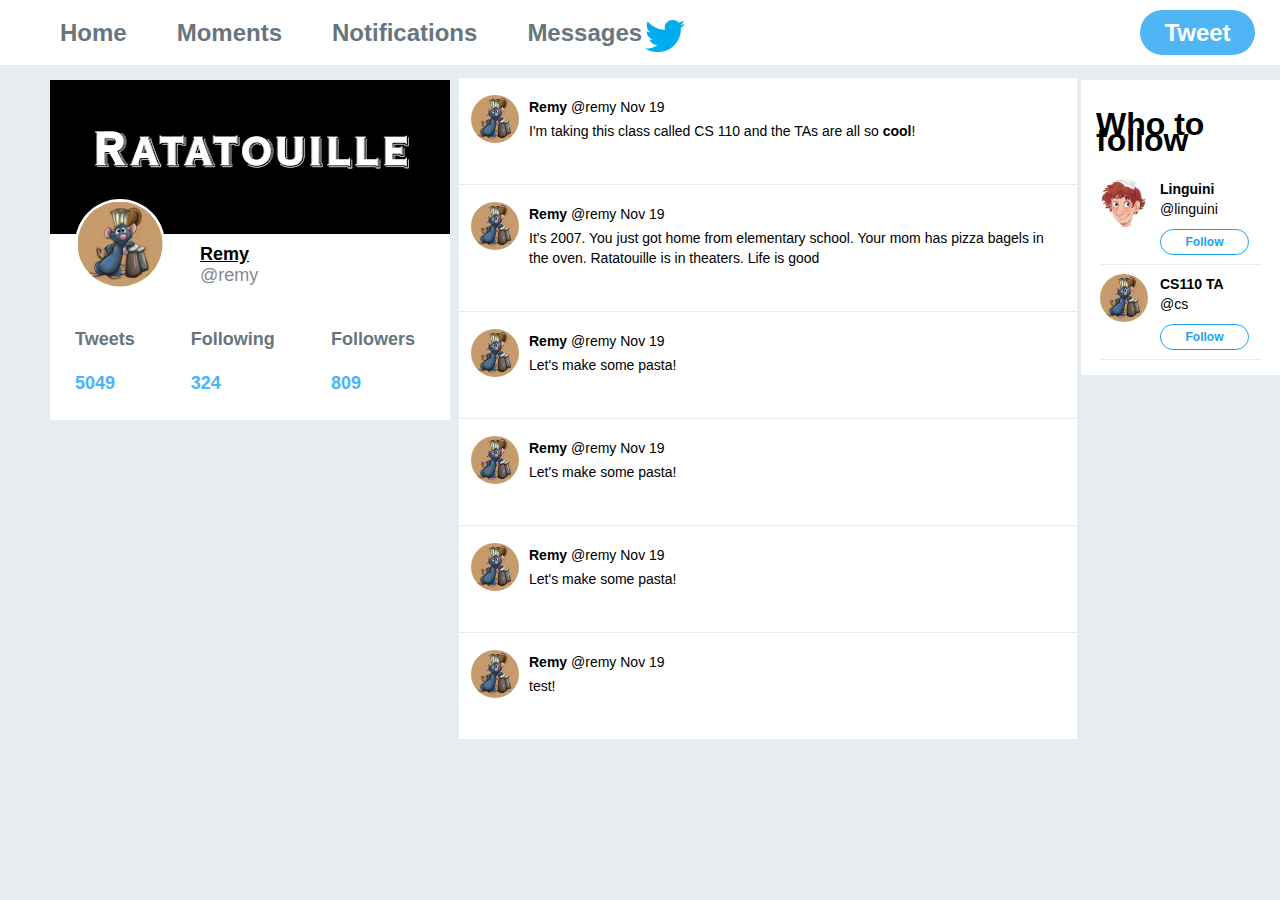
<file: lab1-files/index.html>
<!--
    Name: Brandon Tran
    Partner: Saad Umar
  -->

<!DOCTYPE html>
<html lang="en">
  <head>
    <link rel="stylesheet" type="text/css" href="index.css">
    <title>Lab#1: Twitter mockup</title>
  </head>
  <body>
    <!-- TODO: Create HTML elements for Twitter mockup inside body -->
    <a id="skip-nav" class="screenreader-text" href="#main-content">Skip to main content</a>
    <div class="nav-bar">
      <div role="navigation">
        <div class="nav-bar-buttons">
          <button class="flex-item">Home</button>
          <button class="flex-item">Moments</button> 
          <button class="flex-item">Notifications</button>
          <button class="flex-item">Messages</button>
        </div>
      </div>
      <button class="logo"><img src="images/twitter-logo.png" alt="Twitter Logo" width="40" height="32.48"></button>
      <button class="tweet-btn">Tweet</button>
    </div> 

    <div class="body">
      <div class="profile">
        <div class="banner">
          <img style="margin: 50px 100px 50px 100px; margin-left: 45px;" src="images/ratatouille-banner.png" alt="Profile Banner Picture" width="315" height="50px">
        </div>

        <div>
          <img class="pfp" src="images/ratatouille.jpg" alt="Profile Picture (its a ratatouille)" width="85" height="85">
          <div class="user-info">
            <b><u>Remy</u></b>
            <p style="margin-top: 0px; margin-bottom: 0px; color: #888888;">@remy</p>
          </div>
        </div>

        <div class="profile-categories">
          <div class="profile-section">
            <p class="profile-header"> Tweets </p>
            <p class="profile-data">5049</p>
          </div>

          <div class="profile-section">
            <p class="profile-header"> Following </p>
            <p class="profile-data">324</p>
          </div>

          <div class="profile-section">
            <p class="profile-header"> Followers </p>
            <p class="profile-data">809</p>
          </div>
        </div>
      </div>

      <!---------------------------------------------------------------------------------------------------->
      <!-- Center content column -->
      <main id="#main-content">
        <div role="main">
          <ol class="tweet-list">
            <li class="tweet-card">
              <div class="tweet-content">
                <div class="tweet-header">
                  <span class="fullname">
                    <strong>Remy</strong>
                  </span>
                  <span class="username">@remy</span>
                  <span class="tweet-time"> Nov 19</span>
                </div>
                <a><img class="tweet-card-avatar" src="images/ratatouille.jpg" alt="Remy Profile Picture" width="48" height="48"></a>
                <div class="tweet-text">
                  <p class="" data-aria-label-part="0">I'm taking this class called CS 110 and the TAs are all so <b>cool</b>!</p>
                </div>
                <div class="tweet-footer">
                  <a class="tweet-footer-btn">
                    <i class="octicon octicon-comment" aria-hidden="true"></i><span></span>
                  </a>
                  <a class="tweet-footer-btn">
                    <i class="octicon octicon-sync" aria-hidden="true"></i><span></span>
                  </a>
                  <a class="tweet-footer-btn">
                    <i class="octicon octicon-heart" aria-hidden="true"></i><span></span>
                  </a>
                  <a class="tweet-footer-btn">
                    <i class="octicon octicon-mail" aria-hidden="true"></i><span></span>
                  </a>
                </div>
              </div>
            </li>
            
            <li class="tweet-card">
              <div class="tweet-content">
                <div class="tweet-header">
                  <span class="fullname">
                    <strong>Remy</strong>
                  </span>
                  <span class="username">@remy</span>
                  <span class="tweet-time"> Nov 19</span>
                </div>
                <a>
                  <img class="tweet-card-avatar" src="images/ratatouille.jpg" alt="Remy Profile Picture">
                </a>
                <div class="tweet-text">
                  <p class="" data-aria-label-part="0">It's 2007. You just got home from elementary school. Your mom has pizza bagels in the oven. Ratatouille is in theaters. Life is good
                  </p>
                </div>
                <div class="tweet-footer">
                  <a class="tweet-footer-btn">
                    <i class="octicon octicon-comment" aria-hidden="true"></i>
                  </a>
                  <a class="tweet-footer-btn">
                    <i class="octicon octicon-sync" aria-hidden="true"></i>
                  </a>
                  <a class="tweet-footer-btn">
                    <i class="octicon octicon-heart" aria-hidden="true"></i>
                  </a>
                  <a class="tweet-footer-btn">
                    <i class="octicon octicon-mail" aria-hidden="true"></i>
                  </a>
                </div>
              </div>
            </li>
  
            <li class="tweet-card">
              <div class="tweet-content">
                <div class="tweet-header">
                  <span class="fullname">
                    <strong>Remy</strong>
                  </span>
                  <span class="username">@remy</span>
                  <span class="tweet-time"> Nov 19</span>
                </div>
                <a>
                  <img class="tweet-card-avatar" src="images/ratatouille.jpg" alt="Remy Profile Picture">
                </a>
                <div class="tweet-text">
                  <p class="" data-aria-label-part="0">Let's make some pasta!
                  </p>
                </div>
                <div class="tweet-footer">
                  <a class="tweet-footer-btn">
                    <i class="octicon octicon-comment" aria-hidden="true"></i>
                  </a>
                  <a class="tweet-footer-btn">
                    <i class="octicon octicon-sync" aria-hidden="true"></i>
                  </a>
                  <a class="tweet-footer-btn">
                    <i class="octicon octicon-heart" aria-hidden="true"></i>
                  </a>
                  <a class="tweet-footer-btn">
                    <i class="octicon octicon-mail" aria-hidden="true"></i>
                  </a>
                </div>
              </div>
            </li>
  
            <li class="tweet-card">
              <div class="tweet-content">
                <div class="tweet-header">
                  <span class="fullname">
                    <strong>Remy</strong>
                  </span>
                  <span class="username">@remy</span>
                  <span class="tweet-time"> Nov 19</span>
                </div>
                <a>
                  <img class="tweet-card-avatar" src="images/ratatouille.jpg" alt="Remy Profile Picture">
                </a>
                <div class="tweet-text">
                  <p class="" data-aria-label-part="0">Let's make some pasta!
                  </p>
                </div>
                <div class="tweet-footer">
                  <a class="tweet-footer-btn">
                    <i class="octicon octicon-comment" aria-hidden="true"></i>
                  </a>
                  <a class="tweet-footer-btn">
                    <i class="octicon octicon-sync" aria-hidden="true"></i>
                  </a>
                  <a class="tweet-footer-btn">
                    <i class="octicon octicon-heart" aria-hidden="true"></i>
                  </a>
                  <a class="tweet-footer-btn">
                    <i class="octicon octicon-mail" aria-hidden="true"></i>
                  </a>
                </div>
              </div>
            </li>
  
            <li class="tweet-card">
              <div class="tweet-content">
                <div class="tweet-header">
                  <span class="fullname">
                    <strong>Remy</strong>
                  </span>
                  <span class="username">@remy</span>
                  <span class="tweet-time"> Nov 19</span>
                </div>
                <a>
                  <img class="tweet-card-avatar" src="images/ratatouille.jpg" alt="Remy Profile Picture">
                </a>
                <div class="tweet-text">
                  <p class="" data-aria-label-part="0">Let's make some pasta!
                  </p>
                </div>
                <div class="tweet-footer">
                  <a class="tweet-footer-btn">
                    <i class="octicon octicon-comment" aria-hidden="true"></i>
                  </a>
                  <a class="tweet-footer-btn">
                    <i class="octicon octicon-sync" aria-hidden="true"></i>
                  </a>
                  <a class="tweet-footer-btn">
                    <i class="octicon octicon-heart" aria-hidden="true"></i>
                  </a>
                  <a class="tweet-footer-btn">
                    <i class="octicon octicon-mail" aria-hidden="true"></i>
                  </a>
                </div>
              </div>
            </li>
  
            <li class="tweet-card">
              <div class="tweet-content">
                <div class="tweet-header">
                  <span class="fullname">
                    <strong>Remy</strong>
                  </span>
                  <span class="username">@remy</span>
                  <span class="tweet-time"> Nov 19</span>
                </div>
                <a>
                  <img class="tweet-card-avatar" src="images/ratatouille.jpg" alt="Remy Profile Picture">
                </a>
                <div class="tweet-text">
                  <p class="" data-aria-label-part="0">test!
                  </p>
                </div>
                <div class="tweet-footer">
                  <a class="tweet-footer-btn">
                    <i class="octicon octicon-comment" aria-hidden="true"></i>
                  </a>
                  <a class="tweet-footer-btn">
                    <i class="octicon octicon-sync" aria-hidden="true"></i>
                  </a>
                  <a class="tweet-footer-btn">
                    <i class="octicon octicon-heart" aria-hidden="true"></i>
                  </a>
                  <a class="tweet-footer-btn">
                    <i class="octicon octicon-mail" aria-hidden="true"></i>
                  </a>
                </div>
              </div>
            </li>
            
          </ol>
        </div>
      </main>
      <!--role main-->
      <!-- End: Center content column -->

      <div class="col right-col">
        <div class="content-panel">
          <div class="panel-header">
            <h1>Who to follow</h1>
          </div>
          <!-- Who to Follow panel -->
          <div class="panel-content">
            <!--Follow list -->
            <ol class="tweet-list">
              <li class="tweet-card">
                <div class="tweet-content">
                  <img class="WTF-tweet-card-avatar" src="images/linguini.png" alt="Linguini">
                  <div class="WTF-tweet-header">
                    <span class="fullname">
                      <strong>Linguini</strong>
                    </span>
                    <span class="username">@linguini</span>
                  </div>

                  <button class="btn btn-follow">Follow</button>
                </div>
              </li>

              <li class="tweet-card">
                <div class="tweet-content">
                  <img class="WTF-tweet-card-avatar" src="images/ratatouille.jpg" alt="Ratatouille">
                  <div class="WTF-tweet-header">
                    <span class="fullname">
                      <strong>CS110  TA</strong>
                    </span>
                    <span class="username">@cs</span>
                  </div>

                  <button class="btn btn-follow">Follow</button>
                </div>
              </li>

            </ol>
            <!--END: Follow list -->

          </div>
        </div>
      </div>
    </div>
  </body>
</html>
</file>
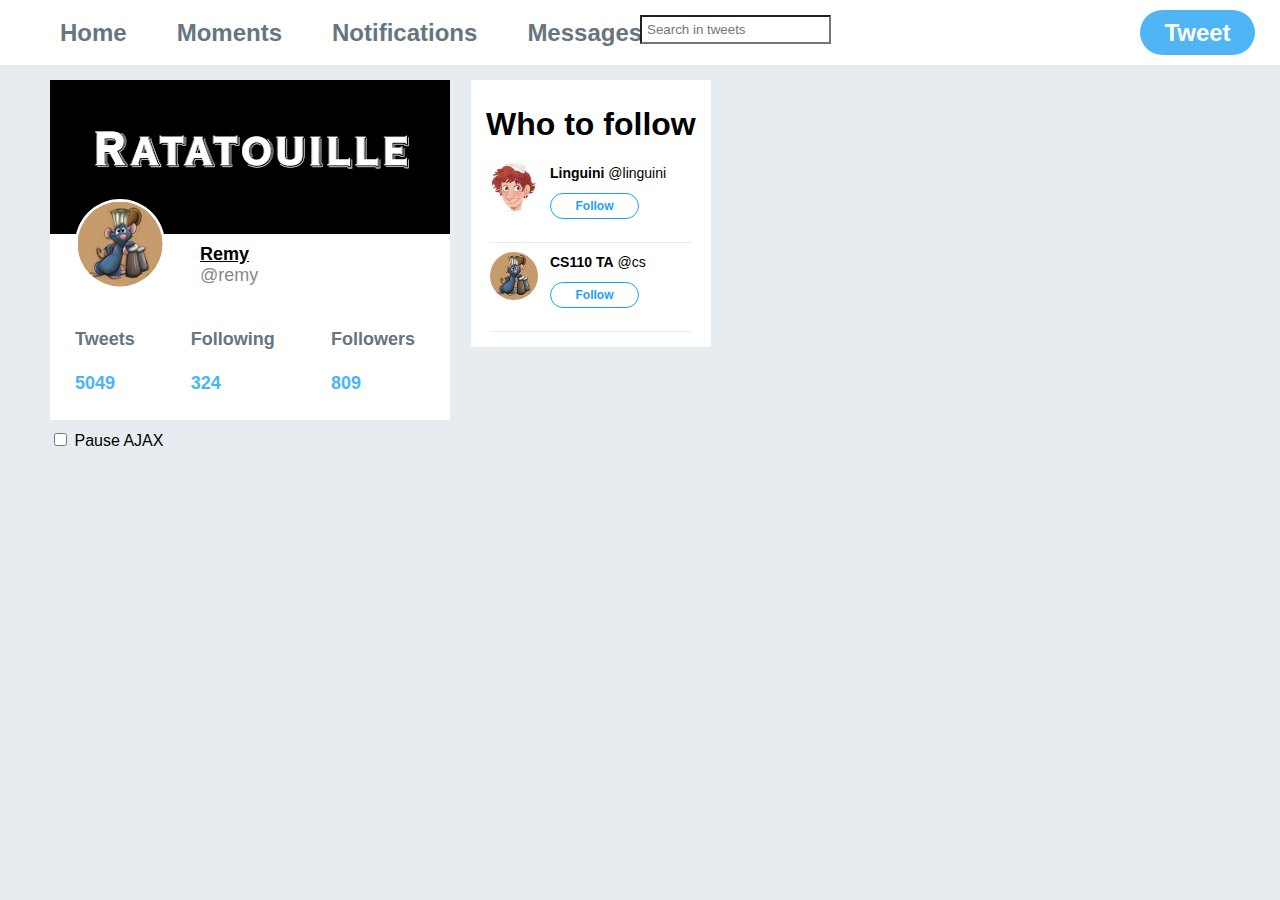
<file: lab3-files/index.html>
<!DOCTYPE html>
<!--
    Name: Brandon Tran and Jai Radhakrishnan
  -->


<html lang="en">
  <head>
    <link rel="stylesheet" type="text/css" href="style.css">
    <script src= "https://ajax.googleapis.com/ajax/libs/jquery/3.1.1/jquery.min.js" > </script>
    <script src="main.js"></script>
    <title>Lab #3: Twitter mockup</title>
  </head>
  <body>
    <!-- TODO: Create HTML elements for Twitter mockup inside body -->
    <a id="skip-nav" class="screenreader-text" href="#main-content">Skip to main content</a>
    <div class="nav-bar">
      <div role="navigation">
        <div class="nav-bar-buttons">
          <button class="flex-item">Home</button>
          <button class="flex-item">Moments</button> 
          <button class="flex-item">Notifications</button>
          <button class="flex-item">Messages</button>
        </div>
      </div>
      <input id="searchBar" type="search" placeholder="Search in tweets">
      <button class="tweet-btn">Tweet</button>
    </div> 

    <div class="body">
      <div class="profile">
        <div class="banner">
          <img style="margin: 50px 100px 50px 100px; margin-left: 45px;" src="images/ratatouille-banner.png" alt="Profile Banner Picture" width="315" height="50px">
        </div>

        <div>
          <img class="pfp" src="images/ratatouille.jpg" alt="Profile Picture (its a ratatouille)" width="85" height="85">
          <div class="user-info">
            <b><u>Remy</u></b>
            <p style="margin-top: 0px; margin-bottom: 0px; color: #888888;">@remy</p>
          </div>
        </div>

        <div class="profile-categories">
          <div class="profile-section">
            <p class="profile-header"> Tweets </p>
            <p class="profile-data">5049</p>
          </div>

          <div class="profile-section">
            <p class="profile-header"> Following </p>
            <p class="profile-data">324</p>
          </div>

          <div class="profile-section">
            <p class="profile-header"> Followers </p>
            <p class="profile-data">809</p>
          </div>
        </div>
        <br>
        <input type="checkbox" id="myCheck" name="pause" value="Pause" onchange="pauseAJAX(this);">
        <label for="myCheck"> Pause AJAX</label><br>
      </div>

      <!---------------------------------------------------------------------------------------------------->
      <!-- Center content column -->
      <main id="#main-content">
        <div role="main">
          <ol class="tweet-list" id="tweet-container">
            <li class="tweet-card">
              <div class="tweet-content">
                <div class="tweet-header">
                  <span class="fullname">
                    <strong>Remy</strong>
                  </span>
                  <span class="username">@remy</span>
                  <span class="tweet-time"> Nov 19</span>
                </div>
                <a><img class="tweet-card-avatar" src="images/ratatouille.jpg" alt="Remy Profile Picture" width="48" height="48"></a>
                <div class="tweet-text">
                  <p class="" data-aria-label-part="0">I'm taking this class called CS 110 and the TAs are all so <b>cool</b>!</p>
                </div>
                <div class="tweet-footer">
                  <a class="tweet-footer-btn">
                    <i class="octicon octicon-comment" aria-hidden="true"></i><span></span>
                  </a>
                  <a class="tweet-footer-btn">
                    <i class="octicon octicon-sync" aria-hidden="true"></i><span></span>
                  </a>
                  <a class="tweet-footer-btn">
                    <i class="octicon octicon-heart" aria-hidden="true"></i><span></span>
                  </a>
                  <a class="tweet-footer-btn">
                    <i class="octicon octicon-mail" aria-hidden="true"></i><span></span>
                  </a>
                </div>
              </div>
            </li>
            
            <li class="tweet-card">
              <div class="tweet-content">
                <div class="tweet-header">
                  <span class="fullname">
                    <strong>Remy</strong>
                  </span>
                  <span class="username">@remy</span>
                  <span class="tweet-time"> Nov 19</span>
                </div>
                <a>
                  <img class="tweet-card-avatar" src="images/ratatouille.jpg" alt="Remy Profile Picture">
                </a>
                <div class="tweet-text">
                  <p class="" data-aria-label-part="0">It's 2007. You just got home from elementary school. Your mom has pizza bagels in the oven. Ratatouille is in theaters. Life is good
                  </p>
                </div>
                <div class="tweet-footer">
                  <a class="tweet-footer-btn">
                    <i class="octicon octicon-comment" aria-hidden="true"></i>
                  </a>
                  <a class="tweet-footer-btn">
                    <i class="octicon octicon-sync" aria-hidden="true"></i>
                  </a>
                  <a class="tweet-footer-btn">
                    <i class="octicon octicon-heart" aria-hidden="true"></i>
                  </a>
                  <a class="tweet-footer-btn">
                    <i class="octicon octicon-mail" aria-hidden="true"></i>
                  </a>
                </div>
              </div>
            </li>
  
            <li class="tweet-card">
              <div class="tweet-content">
                <div class="tweet-header">
                  <span class="fullname">
                    <strong>Remy</strong>
                  </span>
                  <span class="username">@remy</span>
                  <span class="tweet-time"> Nov 19</span>
                </div>
                <a>
                  <img class="tweet-card-avatar" src="images/ratatouille.jpg" alt="Remy Profile Picture">
                </a>
                <div class="tweet-text">
                  <p class="" data-aria-label-part="0">Let's make some pasta!
                  </p>
                </div>
                <div class="tweet-footer">
                  <a class="tweet-footer-btn">
                    <i class="octicon octicon-comment" aria-hidden="true"></i>
                  </a>
                  <a class="tweet-footer-btn">
                    <i class="octicon octicon-sync" aria-hidden="true"></i>
                  </a>
                  <a class="tweet-footer-btn">
                    <i class="octicon octicon-heart" aria-hidden="true"></i>
                  </a>
                  <a class="tweet-footer-btn">
                    <i class="octicon octicon-mail" aria-hidden="true"></i>
                  </a>
                </div>
              </div>
            </li>
  
            <li class="tweet-card">
              <div class="tweet-content">
                <div class="tweet-header">
                  <span class="fullname">
                    <strong>Remy</strong>
                  </span>
                  <span class="username">@remy</span>
                  <span class="tweet-time"> Nov 19</span>
                </div>
                <a>
                  <img class="tweet-card-avatar" src="images/ratatouille.jpg" alt="Remy Profile Picture">
                </a>
                <div class="tweet-text">
                  <p class="" data-aria-label-part="0">Let's make some pasta!
                  </p>
                </div>
                <div class="tweet-footer">
                  <a class="tweet-footer-btn">
                    <i class="octicon octicon-comment" aria-hidden="true"></i>
                  </a>
                  <a class="tweet-footer-btn">
                    <i class="octicon octicon-sync" aria-hidden="true"></i>
                  </a>
                  <a class="tweet-footer-btn">
                    <i class="octicon octicon-heart" aria-hidden="true"></i>
                  </a>
                  <a class="tweet-footer-btn">
                    <i class="octicon octicon-mail" aria-hidden="true"></i>
                  </a>
                </div>
              </div>
            </li>
  
            <li class="tweet-card">
              <div class="tweet-content">
                <div class="tweet-header">
                  <span class="fullname">
                    <strong>Remy</strong>
                  </span>
                  <span class="username">@remy</span>
                  <span class="tweet-time"> Nov 19</span>
                </div>
                <a>
                  <img class="tweet-card-avatar" src="images/ratatouille.jpg" alt="Remy Profile Picture">
                </a>
                <div class="tweet-text">
                  <p class="" data-aria-label-part="0">Let's make some pasta!
                  </p>
                </div>
                <div class="tweet-footer">
                  <a class="tweet-footer-btn">
                    <i class="octicon octicon-comment" aria-hidden="true"></i>
                  </a>
                  <a class="tweet-footer-btn">
                    <i class="octicon octicon-sync" aria-hidden="true"></i>
                  </a>
                  <a class="tweet-footer-btn">
                    <i class="octicon octicon-heart" aria-hidden="true"></i>
                  </a>
                  <a class="tweet-footer-btn">
                    <i class="octicon octicon-mail" aria-hidden="true"></i>
                  </a>
                </div>
              </div>
            </li>
  
            <li class="tweet-card">
              <div class="tweet-content">
                <div class="tweet-header">
                  <span class="fullname">
                    <strong>Remy</strong>
                  </span>
                  <span class="username">@remy</span>
                  <span class="tweet-time"> Nov 19</span>
                </div>
                <a>
                  <img class="tweet-card-avatar" src="images/ratatouille.jpg" alt="Remy Profile Picture">
                </a>
                <div class="tweet-text">
                  <p class="" data-aria-label-part="0">test!
                  </p>
                </div>
                <div class="tweet-footer">
                  <a class="tweet-footer-btn">
                    <i class="octicon octicon-comment" aria-hidden="true"></i>
                  </a>
                  <a class="tweet-footer-btn">
                    <i class="octicon octicon-sync" aria-hidden="true"></i>
                  </a>
                  <a class="tweet-footer-btn">
                    <i class="octicon octicon-heart" aria-hidden="true"></i>
                  </a>
                  <a class="tweet-footer-btn">
                    <i class="octicon octicon-mail" aria-hidden="true"></i>
                  </a>
                </div>
              </div>
            </li>
            
          </ol>
        </div>
      </main>
      <!--role main-->
      <!-- End: Center content column -->

      <div class="col right-col">
        <div class="content-panel">
          <div class="panel-header">
            <h1>Who to follow</h1>
          </div>
          <!-- Who to Follow panel -->
          <div class="panel-content">
            <!--Follow list -->
            <ol class="tweet-list">
              <li class="tweet-card">
                <div class="tweet-content">
                  <img class="WTF-tweet-card-avatar" src="images/linguini.png" alt="Linguini">
                  <div class="WTF-tweet-header">
                    <span class="fullname">
                      <strong>Linguini</strong>
                    </span>
                    <span class="username">@linguini</span>
                  </div>

                  <button class="btn btn-follow">Follow</button>
                </div>
              </li>

              <li class="tweet-card">
                <div class="tweet-content">
                  <img class="WTF-tweet-card-avatar" src="images/ratatouille.jpg" alt="Ratatouille">
                  <div class="WTF-tweet-header">
                    <span class="fullname">
                      <strong>CS110  TA</strong>
                    </span>
                    <span class="username">@cs</span>
                  </div>

                  <button class="btn btn-follow">Follow</button>
                </div>
              </li>

            </ol>
            <!--END: Follow list -->

          </div>
        </div>
      </div>
    </div>
  </body>
</html>
</file>
<file: lab1-files/index.css>
/*
  Name: Brandon Tran
  Partner: Saad Umar
*/

/* Feel free to edit CSS of body if you'd like. We provide you the light gray background color and font family in the body styling */
body {
  font-family: "Helvetica Neue",Helvetica,Arial,sans-serif;
  margin: 0;
  background-color: #e6ecf0;
}

/* TODO: Create CSS for your Twitter Mockup */
.nav-bar {
  /* We first create a flex layout context */
  display: flex;

  /* Then we define the flow direction */
  /*flex-direction: row;*/
  flex-flow: row wrap;

  /* Then we define how is distributed the remaining space */
  /*justify-content: space-between;*/

  background: white;
  width: 100%;
  padding: 0;
  margin: 0;
  list-style: none;

  /* lab requirements */

  /* Adding this to an element makes it stick to whatever position you specify */
  position: fixed;
  /* These are the positions for the fixed element that will keep the element fixed at the top */
  top: 0;
  left: 0;
  /* Adding this to an element makes it positioned above other elements (You could probably make it 
  work with z-index: 5, but we put 100 just to make sure). Elements without a specified z-index have 
  a default z-index of 0. Elements with higher z-indexes are placed over elements with lower z-indexes. */
  z-index: 100;
}

.nav-bar-buttons {
  display: flex;
  margin-left: 60px;
}

.flex-item {
  background: none;
  padding: 0px;
  width: auto;
  height: 65px;
  margin-top: 0px;
  margin-right: 50px;
  margin-bottom: 0px;
  line-height: 50px;
  color: #67757f;
  font-weight: bold;
  font-size: 1.5em;
  text-align: center;
  border: none;
}

.flex-item:hover {
  color: #0091e3;
  border-bottom: solid;
  /*box-shadow: 0 2px 0 #0091e3;*/
}

.logo {
  background: none;
  justify-content: center;
  position: absolute;
  padding: 5px;
  margin-top: 15px;
  margin-bottom: 15px;
  margin-left: 50%;
  border: none;
}

.tweet-btn {
  background: #4fb5f4;
  width: 115px;
  color: white;
  font-weight: bold;
  margin-top: 10px;
  margin-right: 25px;
  margin-bottom: 10px;
  margin-left: auto;
  font-size: 1.5em;
  border: none;
  border-radius: 25px;
}

.body {
  display: flex;
  margin-top: 70px;
  border: black;
  /*border-style: solid;*/

  /* lab recommended */
  /*
  max-width: 1190px;
  margin: 56px auto;
  */
}

.profile {
  background: white;
  width: 400px;
  height: 340px;
  margin: 10px 5px 10px 50px;
}

.banner {
  background: black;
}

.pfp {
  background-color: white;
  padding: 2.5px;
  position: absolute;
  margin-top: -45px;
  margin-left: 25px;
  border-radius: 50%;
}

.user-info {
  display: flex;
  flex-direction: column;
  margin-top: 10px;
  margin-left: 150px;
  font-size: large;
  /*border: black;
  border-style: solid;*/
}

.username {
  /*font-weight: bold;
  text-decoration: underline;*/
  margin-top: 10px;
  margin-bottom: 0px;
}

.profile-categories {
  display: flex;
  justify-content: space-between;
  width: 340px;
  color: #67757f;
  font-weight: bold;
  margin-top: 25px;
  margin-left: 25px;
}

.profile-section {
  display: flex;
  flex-direction: column;
}

.profile-header {
  color: #67757f;
  font-weight: bold;
  font-size: large;
  margin-bottom: 5px;
}

.profile-data {
  color: #4bb4f4;
  font-size: large;
  font-weight: bold;
}
/*============================================================================================== */
.screenreader-text {
  position: absolute;
  left: -999px;
  width: 1px;
  height: 1px;
  top: auto;
}

.screenreader-text:focus {
  color: black;
  display: inline-block;
  height: auto;
  width: auto;
  position: static;
  margin: auto;
}

a {
  color: #1DA1F2;
}

@media only screen and (max-width: 1200px) {
  /*
  .container {
    width: 1190px;
  }
  */

  .right-col {
    visibility: hidden;
  }
}
/* Top Navbar elements' styles */
.navbar {
  background-color: #fff;
  border-bottom: 1px solid rgba(0, 0, 0, 0.15);
}
.navbar-nav > li a {
  color: #66757f;
  font-size: 14px;
  font-weight: bold;
}

.input-search {
  font-size: 13px;
}

.input-search, .btn-search {
  background-color: #f5f8fa;
  border-radius: 21px;
  border: 1px solid #e6ecf0;
}
.btn-search {
  background-color: #fff;
}

.navbar-search-icon {
  color: #66757f;
}

.btn-circle {
  border-radius: 50%;
  width: 40px;
  height: 40px;
}

.btn-search-bar {
  border-radius: 100px;
  border: 1px solid #1da1f2;
  color: #fff;
  background-color: #4AB3F4;
  border-color: transparent;
  font-weight: bold;
  font-size: 14px;
}

.btn-search-bar:hover{
      background-color: #1DA1F2;
    border-color: #1DA1F2;
  cursor:pointer;
}

.navbar-form {
  margin-right: 15px;
}

.navbar-user-dropdown {
  margin-right: 15px;
}
/* END: Top Navbar elements' styles */

.profile-background {
  height: 320px;
}

.rm { display: none;}

/* Main avatar */
.avatar-container {
  bottom: -87px;
  left: 10px;
  position: absolute;
  transition: bottom .3s;
  z-index: 3;
}

.avatar {
  background: #fff;
  background-size: cover;
  border: 5px solid #fff;
  border-radius: 50%;
  height: 200px;
  position: relative;
  width: 200px;
}
/* END: Main avatar */

/* Stats Navbar elements' styles */
.profile-stats {
  background-color: #fff;
  padding-top: 0;
  padding-bottom: 0;
}

.profile-stats ul {
  margin: 0;
  list-style: none;
  padding: 0;
}

.profile-stats li {
  display: inline-block;
}

.profile-stats a {
  padding: 10px 16px;
  display: block;
  text-align: center;
}

.profile-stats-item {
  color: #657786;
  display: block;
}

.profile-stats-item-active {
  border-bottom-style: solid;
  border-bottom-width: 2px;
  border-color: #1DA1F2 !important;
}

.profile-stats-item-label {
  font-size: 12px;
  font-weight: bold;
}

.profile-stats-item-number {
  font-size: 18px;
  font-weight: bold;
}

/* END: Stats Navbar elements' styles */

/* Main content elements' styles */

/* Left column*/
/*
.profile-header {
  margin-top: 35px;
  padding-right: 15px;
  padding-left: 15px;
}*/

.profile-element {
  color: #657786;
  display: block;
  font-size: 14px;
  margin-top: 12px;
}
.profile-fullname {
  color: #000;
}

.profile-website {
  color: #1DA1F2 !important;
  cursor: pointer;
}

.profile-website:hover {
  text-decoration: underline !important;
}

.tweet-to-btn {
  margin-top: 16px;
  margin-bottom: 16px;
  width:100%;
}
/* END: Left column*/

/* Main column*/
.main-content {
}

.tweet-list {
  list-style: none;
  margin: 8px 4px 0;
  padding: 0;
}
.tweet-card {
  background-color: #fff;
  border-bottom: 1px solid #e6ecf0;
  min-height: 51px;
  padding: 9px 12px;

  /*border: black;
  border-style: solid;*/
}

.tweet-content {
  margin-top: 10px;
  margin-left: 58px;
  font-size: 14px;
  line-height: 20px;
  font-weight: normal;
}
.tweet-card-avatar {
  border-radius: 50%;
  height: 48px;
  width: 48px;
  float: left;
  margin-top: -22px;
  margin-left: -58px;
}

.WTF-tweet-card-avatar {
  border-radius: 50%;
  height: 48px;
  width: 48px;
  float: left;
  margin-left: -70px;
}

.tweet-text {
  margin-top: -10px;
}

.tweet-footer-btn {
  margin-right: 30px;
}
.tweet-footer-btn i, .tweet-footer-btn span {
  color: #657786;
  font-size: 16px;
}
.tweet-footer-btn span {
  margin-left: 8px;
}
/* END Main column*/

/* Right column*/
.pic-col {
  margin: 2px;
  padding: 2px;
}

.right-col {
  padding-left: 0;
}
.content-panel {
  margin: 10px 0 0;
  background-color: #fff;
  line-height: 16px;
  padding: 15px;
}

.content-panel h4 {
  display: inline-block;
  margin-top: 10px;
  margin-bottom: 0px;
  font-size: larger;
}

.content-panel small {
  font-size: 66%;
  margin-left: 6px;
}

.content-panel li {
  min-height: 70px;
}

.WTF-tweet-header {
  margin-top: -10px;
  margin-left: -10px;
}

.btn-follow {
  border-color: #1DA1F2;
  color: #1DA1F2;
  background-color: #fff;
  border: 1px solid #1da1f2;
  display: block;
  font-size: 12px;
  line-height: 16px;
  padding: 4px 12px;
  border-radius: 100px;
  box-shadow: none;
  cursor: pointer;
  font-weight: bold;
  text-align: center;
  min-width: 89px;
  margin-top: 10px;
  margin-left: -10px;
}

.btn-follow:hover {
  background-color: #E8F5FD;
}

/* END: Right column*/

/* END: Main content elements' styles */
</file>
<file: lab3-files/style.css>
/*
  Name: Brandon Tran
  Partner: Saa
    d Umar
*/

/* Feel free to edit CSS of body if you'd like. We provide you the light gray background color and font family in the body styling */
body {
  font-family: "Helvetica Neue",Helvetica,Arial,sans-serif;
  margin: 0;
  background-color: #e6ecf0;
}

/* TODO: Create CSS for your Twitter Mockup */
.nav-bar {
  /* We first create a flex layout context */
  display: flex;

  /* Then we define the flow direction */
  /*flex-direction: row;*/
  flex-flow: row wrap;

  /* Then we define how is distributed the remaining space */
  /*justify-content: space-between;*/

  background: white;
  width: 100%;
  padding: 0;
  margin: 0;
  list-style: none;

  /* lab requirements */

  /* Adding this to an element makes it stick to whatever position you specify */
  position: fixed;
  /* These are the positions for the fixed element that will keep the element fixed at the top */
  top: 0;
  left: 0;
  /* Adding this to an element makes it positioned above other elements (You could probably make it 
  work with z-index: 5, but we put 100 just to make sure). Elements without a specified z-index have 
  a default z-index of 0. Elements with higher z-indexes are placed over elements with lower z-indexes. */
  z-index: 100;
}

.nav-bar-buttons {
  display: flex;
  margin-left: 60px;
}

.flex-item {
  background: none;
  padding: 0px;
  width: auto;
  height: 65px;
  margin-top: 0px;
  margin-right: 50px;
  margin-bottom: 0px;
  line-height: 50px;
  color: #67757f;
  font-weight: bold;
  font-size: 1.5em;
  text-align: center;
  border: none;
}

.flex-item:hover {
  color: #0091e3;
  border-bottom: solid;
  /*box-shadow: 0 2px 0 #0091e3;*/
}

#searchBar {
  background: none;
  justify-content: center;
  position: absolute;
  padding: 5px;
  margin-top: 15px;
  margin-bottom: 15px;
  margin-left: 50%;
}

.tweet-btn {
  background: #4fb5f4;
  width: 115px;
  color: white;
  font-weight: bold;
  margin-top: 10px;
  margin-right: 25px;
  margin-bottom: 10px;
  margin-left: auto;
  font-size: 1.5em;
  border: none;
  border-radius: 25px;
}

.body {
  display: flex;
  margin-top: 70px;
  border: black;
  /*border-style: solid;*/

  /* lab recommended */
  /*
  max-width: 1190px;
  margin: 56px auto;
  */
}

.profile {
  background: white;
  width: 400px;
  height: 340px;
  margin: 10px 5px 10px 50px;
}

.banner {
  background: black;
}

.pfp {
  background-color: white;
  padding: 2.5px;
  position: absolute;
  margin-top: -45px;
  margin-left: 25px;
  border-radius: 50%;
}

.user-info {
  display: flex;
  flex-direction: column;
  margin-top: 10px;
  margin-left: 150px;
  font-size: large;
  /*border: black;
  border-style: solid;*/
}

.username {
  /*font-weight: bold;
  text-decoration: underline;*/
  margin-top: 10px;
  margin-bottom: 0px;
}

.profile-categories {
  display: flex;
  justify-content: space-between;
  width: 340px;
  color: #67757f;
  font-weight: bold;
  margin-top: 25px;
  margin-left: 25px;
}

.profile-section {
  display: flex;
  flex-direction: column;
}

.profile-header {
  color: #67757f;
  font-weight: bold;
  font-size: large;
  margin-bottom: 5px;
}

.profile-data {
  color: #4bb4f4;
  font-size: large;
  font-weight: bold;
}
/*============================================================================================== */
.screenreader-text {
  position: absolute;
  left: -999px;
  width: 1px;
  height: 1px;
  top: auto;
}

.screenreader-text:focus {
  color: black;
  display: inline-block;
  height: auto;
  width: auto;
  position: static;
  margin: auto;
}

a {
  color: #1DA1F2;
}

@media only screen and (max-width: 1200px) {
  /*
  .container {
    width: 1190px;
  }
  */

  .right-col {
    visibility: hidden;
  }
}
/* Top Navbar elements' styles */
.navbar {
  background-color: #fff;
  border-bottom: 1px solid rgba(0, 0, 0, 0.15);
}
.navbar-nav > li a {
  color: #66757f;
  font-size: 14px;
  font-weight: bold;
}

.input-search {
  font-size: 13px;
}

.input-search, .btn-search {
  background-color: #f5f8fa;
  border-radius: 21px;
  border: 1px solid #e6ecf0;
}
.btn-search {
  background-color: #fff;
}

.navbar-search-icon {
  color: #66757f;
}

.btn-circle {
  border-radius: 50%;
  width: 40px;
  height: 40px;
}

.btn-search-bar {
  border-radius: 100px;
  border: 1px solid #1da1f2;
  color: #fff;
  background-color: #4AB3F4;
  border-color: transparent;
  font-weight: bold;
  font-size: 14px;
}

.btn-search-bar:hover{
      background-color: #1DA1F2;
    border-color: #1DA1F2;
  cursor:pointer;
}

.navbar-form {
  margin-right: 15px;
}

.navbar-user-dropdown {
  margin-right: 15px;
}
/* END: Top Navbar elements' styles */

.profile-background {
  height: 320px;
}

.rm { display: none;}

/* Main avatar */
.avatar-container {
  bottom: -87px;
  left: 10px;
  position: absolute;
  transition: bottom .3s;
  z-index: 3;
}

.avatar {
  background: #fff;
  background-size: cover;
  border: 5px solid #fff;
  border-radius: 50%;
  height: 200px;
  position: relative;
  width: 200px;
}
/* END: Main avatar */

/* Stats Navbar elements' styles */
.profile-stats {
  background-color: #fff;
  padding-top: 0;
  padding-bottom: 0;
}

.profile-stats ul {
  margin: 0;
  list-style: none;
  padding: 0;
}

.profile-stats li {
  display: inline-block;
}

.profile-stats a {
  padding: 10px 16px;
  display: block;
  text-align: center;
}

.profile-stats-item {
  color: #657786;
  display: block;
}

.profile-stats-item-active {
  border-bottom-style: solid;
  border-bottom-width: 2px;
  border-color: #1DA1F2 !important;
}

.profile-stats-item-label {
  font-size: 12px;
  font-weight: bold;
}

.profile-stats-item-number {
  font-size: 18px;
  font-weight: bold;
}

/* END: Stats Navbar elements' styles */

/* Main content elements' styles */

/* Left column*/

.profile-element {
  color: #657786;
  display: block;
  font-size: 14px;
  margin-top: 12px;
}
.profile-fullname {
  color: #000;
}

.profile-website {
  color: #1DA1F2 !important;
  cursor: pointer;
}

.profile-website:hover {
  text-decoration: underline !important;
}

.tweet-to-btn {
  margin-top: 16px;
  margin-bottom: 16px;
  width:100%;
}
/* END: Left column*/

/* Main column*/

.tweet-list {
  list-style: none;
  margin: 8px 4px 0;
  padding: 0;
}
.tweet-card {
  background-color: #fff;
  border-bottom: 1px solid #e6ecf0;
  min-height: 51px;
  padding: 9px 12px;
}

.tweet-content {
  margin-top: 10px;
  margin-left: 58px;
  font-size: 14px;
  line-height: 20px;
  font-weight: normal;
}
.tweet-card-avatar {
  border-radius: 50%;
  height: 48px;
  width: 48px;
  float: left;
  margin-top: -22px;
  margin-left: -58px;
}

.WTF-tweet-card-avatar {
  border-radius: 50%;
  height: 48px;
  width: 48px;
  float: left;
  margin-left: -70px;
}

.tweet-text {
  margin-top: -10px;
}

.tweet-footer-btn {
  margin-right: 30px;
}
.tweet-footer-btn i, .tweet-footer-btn span {
  color: #657786;
  font-size: 16px;
}
.tweet-footer-btn span {
  margin-left: 8px;
}
/* END Main column*/

/* Right column*/
.pic-col {
  margin: 2px;
  padding: 2px;
}

.right-col {
  padding-left: 0;
}
.content-panel {
  margin: 10px 0 0;
  background-color: #fff;
  line-height: 16px;
  padding: 15px;
}

.content-panel h4 {
  display: inline-block;
  margin-top: 10px;
  margin-bottom: 0px;
  font-size: larger;
}

.content-panel small {
  font-size: 66%;
  margin-left: 6px;
}

.content-panel li {
  min-height: 70px;
}

.WTF-tweet-header {
  margin-top: -10px;
  margin-left: -10px;
}

.btn-follow {
  border-color: #1DA1F2;
  color: #1DA1F2;
  background-color: #fff;
  border: 1px solid #1da1f2;
  display: block;
  font-size: 12px;
  line-height: 16px;
  padding: 4px 12px;
  border-radius: 100px;
  box-shadow: none;
  cursor: pointer;
  font-weight: bold;
  text-align: center;
  min-width: 89px;
  margin-top: 10px;
  margin-left: -10px;
}

.btn-follow:hover {
  background-color: #E8F5FD;
}

/* END: Right column*/

/* END: Main content elements' styles */
</file>
